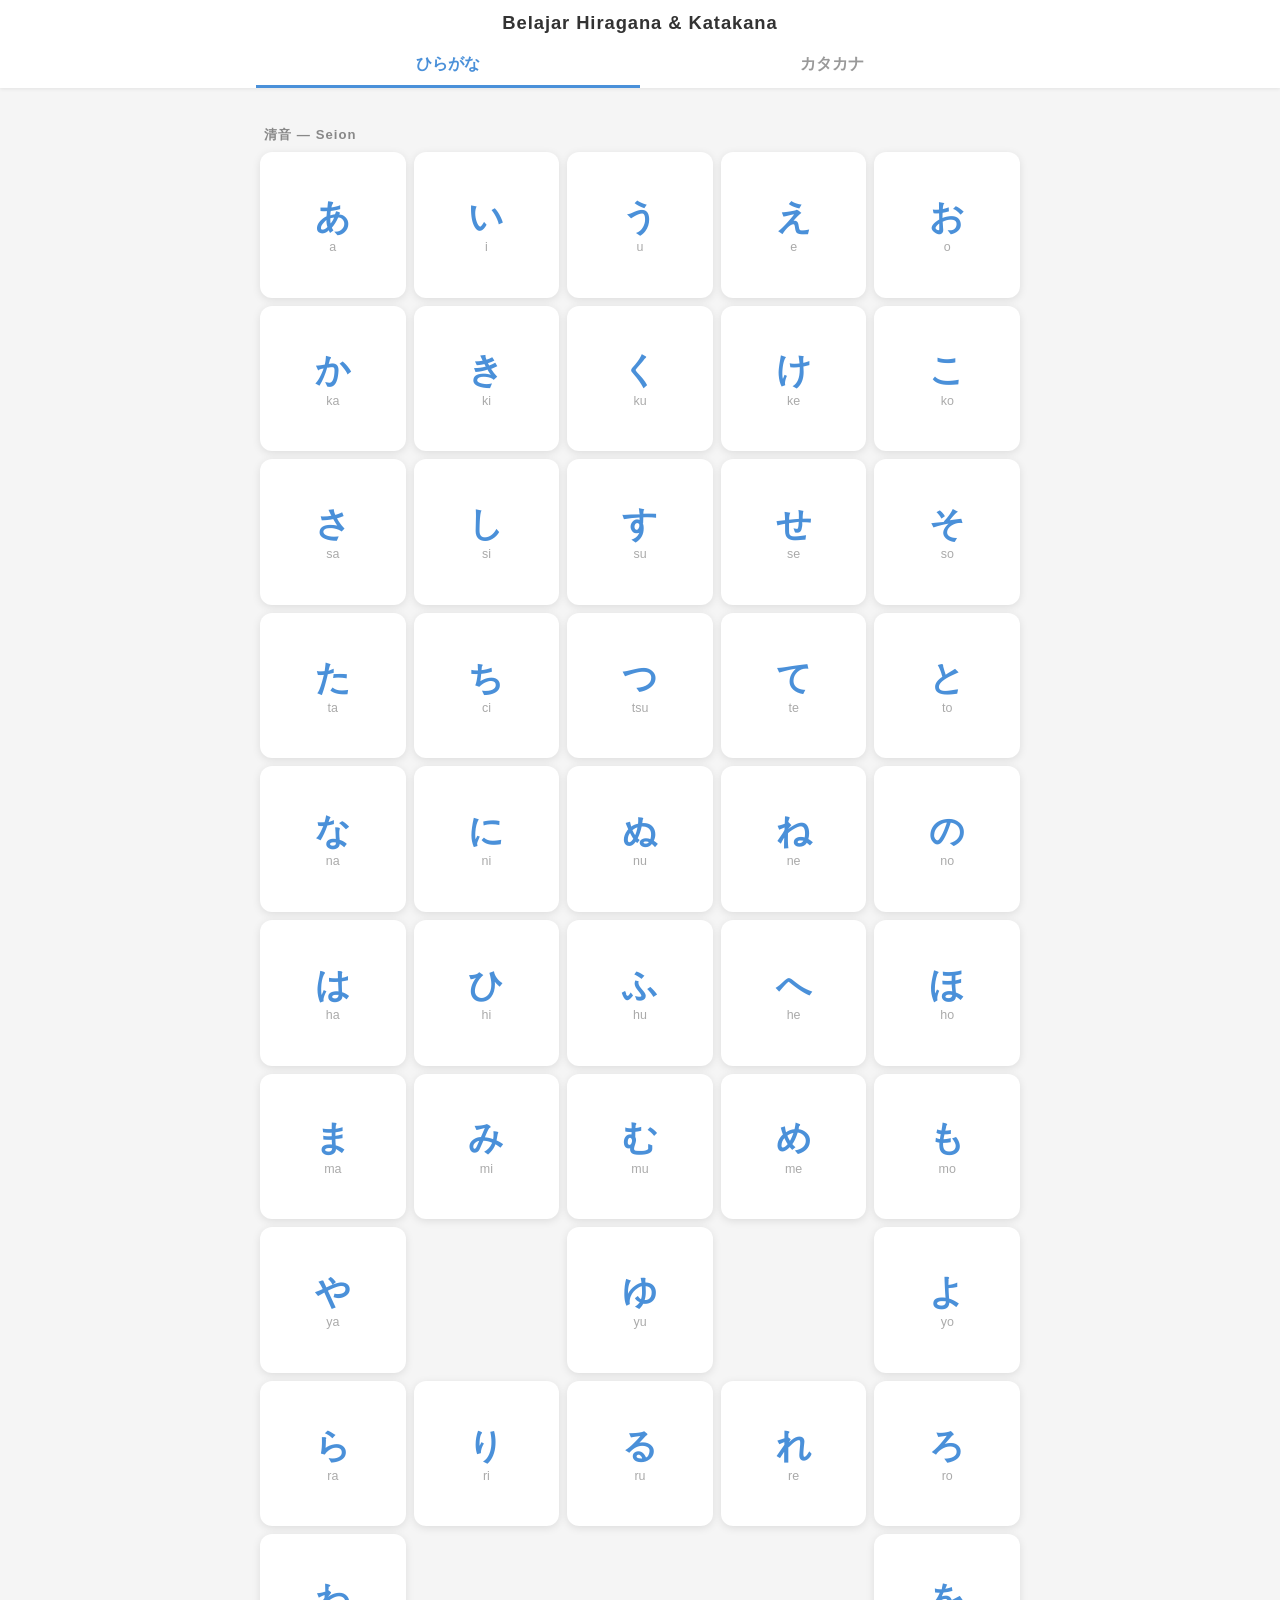
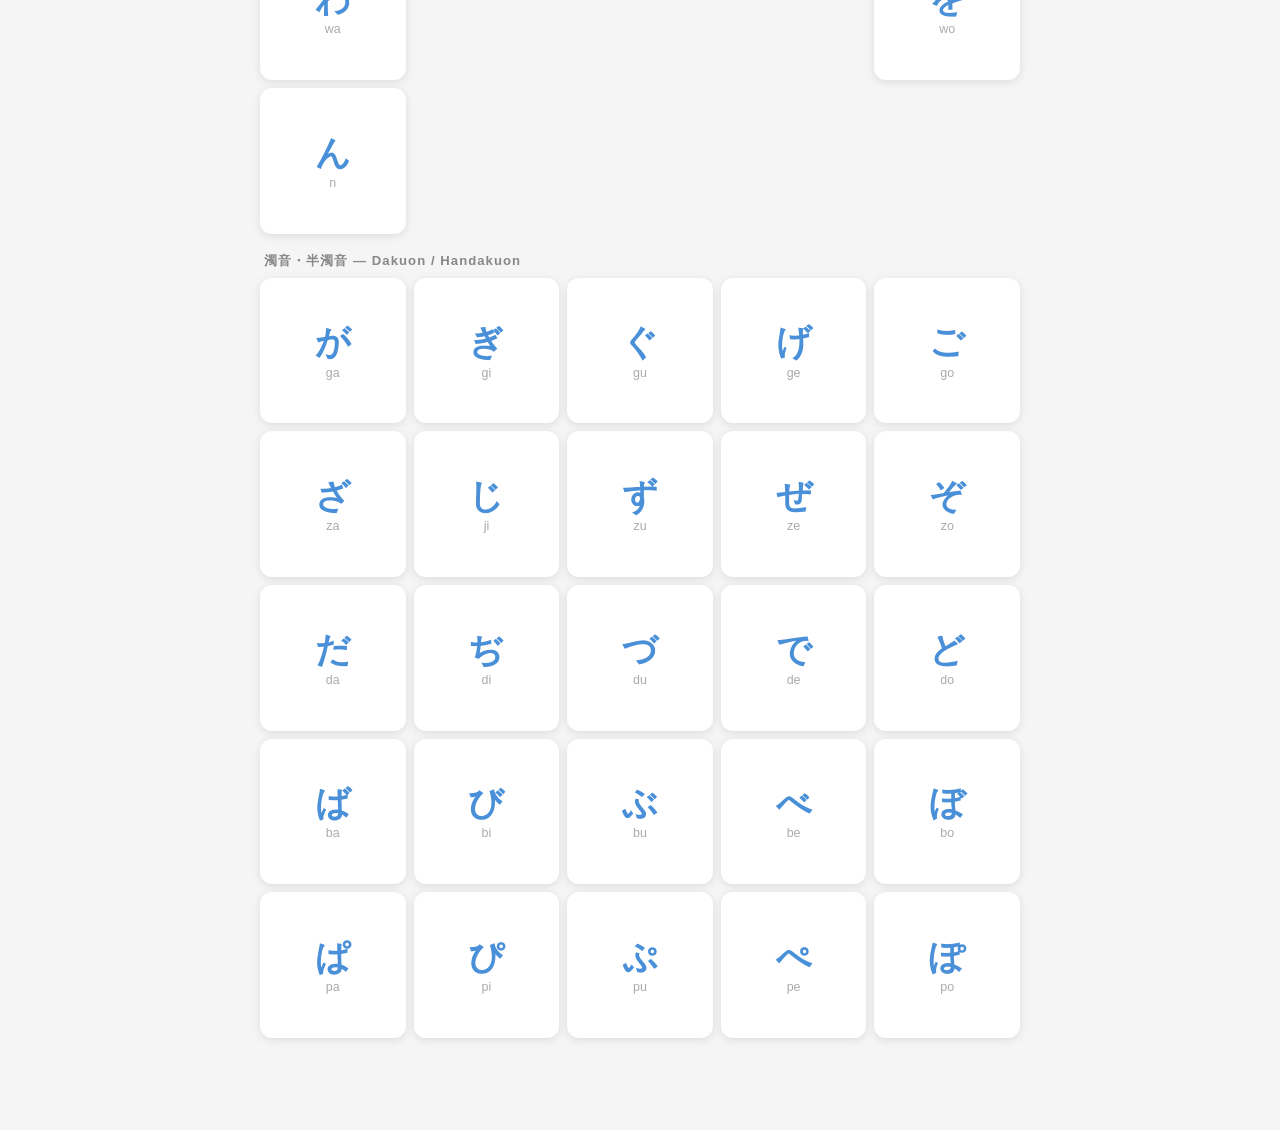
<file: hirakata.html>
<!DOCTYPE html>
<html lang="ja">
<head>
<meta charset="UTF-8">
<meta name="viewport" content="width=device-width, initial-scale=1.0">
<title>ひらがな・カタカナ学習</title>
<style>
  :root {
    --primary-hira: #4A90D9;
    --primary-hira-light: #e8f0fe;
    --primary-kata: #D94A7A;
    --primary-kata-light: #fde8ef;
    --bg: #f5f5f5;
    --card-bg: #ffffff;
    --text: #333333;
    --highlight-hira: #2563eb;
    --highlight-kata: #db2777;
    --shadow: 0 2px 8px rgba(0,0,0,0.10);
    --radius: 12px;
  }
  * { margin: 0; padding: 0; box-sizing: border-box; }
  body {
    font-family: 'Hiragino Sans','Hiragino Kaku Gothic ProN','Noto Sans JP','Yu Gothic',sans-serif;
    background: var(--bg);
    color: var(--text);
    min-height: 100vh;
    overflow-x: hidden;
  }

  /* ===== Header ===== */
  header {
    position: sticky; top: 0; z-index: 100;
    background: #fff;
    box-shadow: 0 1px 4px rgba(0,0,0,0.08);
  }
  .header-inner {
    max-width: 800px; margin: 0 auto;
    padding: 12px 16px 0; text-align: center;
  }
  .header-inner h1 { font-size: 1.15rem; margin-bottom: 10px; letter-spacing: .05em; }
  .tab-bar { display: flex; }
  .tab-btn {
    flex: 1; padding: 10px 0; border: none; background: transparent;
    font-size: 1rem; font-weight: 700; cursor: pointer;
    border-bottom: 3px solid transparent;
    transition: all .25s; color: #999; font-family: inherit;
  }
  .tab-btn.active-hira { color: var(--primary-hira); border-bottom-color: var(--primary-hira); }
  .tab-btn.active-kata { color: var(--primary-kata); border-bottom-color: var(--primary-kata); }

  /* ===== Main ===== */
  main { max-width: 800px; margin: 0 auto; padding: 16px 10px 100px; }
  .page { display: none; }
  .page.active { display: block; }

  /* ===== Grid ===== */
  .section-label {
    font-size: .82rem; font-weight: 700; color: #888;
    margin: 18px 0 8px 4px; letter-spacing: .08em;
  }
  .gojuon-grid {
    display: grid; grid-template-columns: repeat(5,1fr);
    gap: 6px; margin-bottom: 12px;
  }
  .kana-cell {
    aspect-ratio: 1;
    display: flex; flex-direction: column;
    align-items: center; justify-content: center;
    background: var(--card-bg); border-radius: var(--radius);
    box-shadow: var(--shadow); cursor: pointer;
    transition: transform .12s, box-shadow .12s;
    user-select: none; -webkit-tap-highlight-color: transparent;
    border: 2px solid transparent;
  }
  .kana-cell:active { transform: scale(.93); }
  .kana-cell.hira-cell:hover,.kana-cell.hira-cell:active {
    border-color: var(--primary-hira); box-shadow: 0 4px 16px rgba(74,144,217,.25);
  }
  .kana-cell.kata-cell:hover,.kana-cell.kata-cell:active {
    border-color: var(--primary-kata); box-shadow: 0 4px 16px rgba(217,74,122,.25);
  }
  .kana-cell .kana-char {
    font-size: clamp(1.4rem,5vw,2.2rem); font-weight: 700; line-height: 1.2;
  }
  .hira-cell .kana-char { color: var(--primary-hira); }
  .kata-cell .kana-char { color: var(--primary-kata); }
  .kana-cell .romaji {
    font-size: clamp(.55rem,1.8vw,.78rem); color: #aaa; margin-top: 2px;
  }
  .kana-cell.empty { visibility: hidden; }

  /* ===== Modal ===== */
  .modal-overlay {
    display: none; position: fixed; inset: 0;
    background: rgba(0,0,0,.45); z-index: 200;
    align-items: center; justify-content: center;
    padding: 24px; animation: fadeIn .2s;
  }
  .modal-overlay.show { display: flex; }
  @keyframes fadeIn { from{opacity:0} to{opacity:1} }
  @keyframes slideUp { from{transform:translateY(30px);opacity:0} to{transform:translateY(0);opacity:1} }

  .modal-card {
    background: #fff; border-radius: 20px;
    padding: 28px 20px 24px; max-width: 360px; width: 100%;
    text-align: center;
    box-shadow: 0 12px 40px rgba(0,0,0,.2);
    animation: slideUp .25s; position: relative;
  }
  .modal-close {
    position: absolute; top: 10px; right: 14px;
    background: none; border: none; font-size: 1.6rem;
    cursor: pointer; color: #bbb; line-height: 1; font-family: inherit;
  }

  /* メインのかな表示エリア */
  .modal-main {
    display: flex; align-items: center; justify-content: center;
    gap: 12px; margin-bottom: 4px;
  }
  .modal-kana {
    font-size: 4.2rem; font-weight: 800; line-height: 1.1;
  }
  .modal-kana.hira { color: var(--primary-hira); }
  .modal-kana.kata { color: var(--primary-kata); }

  .speak-btn {
    width: 44px; height: 44px; border-radius: 50%;
    border: none; cursor: pointer;
    display: inline-flex; align-items: center; justify-content: center;
    transition: opacity .15s, transform .12s;
    flex-shrink: 0;
  }
  .speak-btn:active { opacity: .65; transform: scale(.9); }
  .speak-btn svg { width: 22px; height: 22px; fill: #fff; }
  .speak-btn.hira { background: var(--primary-hira); }
  .speak-btn.kata { background: var(--primary-kata); }

  .modal-romaji {
    font-size: 1.2rem; color: #999; margin: 2px 0 18px;
  }

  /* 例セクション */
  .example-box {
    background: #f8f8fa; border-radius: 14px;
    padding: 10px 10px 6px; text-align: left;
  }
  .example-item {
    display: flex; align-items: center; gap: 10px;
    padding: 10px 8px; border-radius: 10px;
    margin-bottom: 4px;
    transition: background .12s;
  }
  .example-item:last-child { margin-bottom: 0; }
  .example-item:active { background: #eee; }

  .speak-btn-sm {
    width: 34px; height: 34px; border-radius: 50%;
    border: none; cursor: pointer;
    display: inline-flex; align-items: center; justify-content: center;
    flex-shrink: 0; transition: opacity .15s, transform .12s;
  }
  .speak-btn-sm:active { opacity: .65; transform: scale(.9); }
  .speak-btn-sm svg { width: 17px; height: 17px; fill: #fff; }
  .speak-btn-sm.hira { background: var(--primary-hira); }
  .speak-btn-sm.kata { background: var(--primary-kata); }

  .example-text { flex: 1; min-width: 0; }
  .example-word {
    font-size: 1.35rem; font-weight: 700; line-height: 1.35;
  }
  .example-meaning {
    font-size: .8rem; color: #888; margin-top: 1px;
  }
  mark.hira {
    background: none; color: var(--highlight-hira); font-weight: 800;
    text-decoration: underline;
    text-decoration-color: rgba(37,99,235,.3);
    text-underline-offset: 3px;
  }
  mark.kata {
    background: none; color: var(--highlight-kata); font-weight: 800;
    text-decoration: underline;
    text-decoration-color: rgba(219,39,119,.3);
    text-underline-offset: 3px;
  }

  @media(min-width:600px){
    .gojuon-grid{gap:8px}
    main{padding:20px 20px 80px}
  }
</style>
</head>
<body>

<header>
  <div class="header-inner">
    <h1>Belajar Hiragana &amp; Katakana</h1>
    <div class="tab-bar">
      <button class="tab-btn active-hira" id="tabHira" onclick="switchPage('hiragana')">ひらがな</button>
      <button class="tab-btn" id="tabKata" onclick="switchPage('katakana')">カタカナ</button>
    </div>
  </div>
</header>

<main>
  <div class="page active" id="pageHira"></div>
  <div class="page" id="pageKata"></div>
</main>

<!-- Modal -->
<div class="modal-overlay" id="modal" onclick="closeModalOutside(event)">
  <div class="modal-card">
    <button class="modal-close" onclick="closeModal()">&times;</button>
    <div class="modal-main">
      <div class="modal-kana" id="modalKana"></div>
      <button class="speak-btn" id="modalSpeak" onclick="speakCurrent()">
        <svg viewBox="0 0 24 24"><path d="M3 9v6h4l5 5V4L7 9H3zm13.5 3A4.5 4.5 0 0 0 14 8.3v7.4a4.47 4.47 0 0 0 2.5-3.7zM14 3.2v2.1a7 7 0 0 1 0 13.4v2.1A9 9 0 0 0 14 3.2z"/></svg>
      </button>
    </div>
    <div class="modal-romaji" id="modalRomaji"></div>
    <div class="example-box" id="modalExamples"></div>
  </div>
</div>

<script>
// ====================================================
// Data
// ====================================================

// ローマ字: インドネシア人向け表記
// shi→si, chi→ci, tsu→tsu, fu→hu, ji→ji, di→di, du→du, za→za, zu→zu
const kanaData = {
  seion: [
    ["あ","ア","a"],["い","イ","i"],["う","ウ","u"],["え","エ","e"],["お","オ","o"],
    ["か","カ","ka"],["き","キ","ki"],["く","ク","ku"],["け","ケ","ke"],["こ","コ","ko"],
    ["さ","サ","sa"],["し","シ","si"],["す","ス","su"],["せ","セ","se"],["そ","ソ","so"],
    ["た","タ","ta"],["ち","チ","ci"],["つ","ツ","tsu"],["て","テ","te"],["と","ト","to"],
    ["な","ナ","na"],["に","ニ","ni"],["ぬ","ヌ","nu"],["ね","ネ","ne"],["の","ノ","no"],
    ["は","ハ","ha"],["ひ","ヒ","hi"],["ふ","フ","hu"],["へ","ヘ","he"],["ほ","ホ","ho"],
    ["ま","マ","ma"],["み","ミ","mi"],["む","ム","mu"],["め","メ","me"],["も","モ","mo"],
    ["や","ヤ","ya"],null,["ゆ","ユ","yu"],null,["よ","ヨ","yo"],
    ["ら","ラ","ra"],["り","リ","ri"],["る","ル","ru"],["れ","レ","re"],["ろ","ロ","ro"],
    ["わ","ワ","wa"],null,null,null,["を","ヲ","wo"],
    ["ん","ン","n"],null,null,null,null,
  ],
  dakuon: [
    ["が","ガ","ga"],["ぎ","ギ","gi"],["ぐ","グ","gu"],["げ","ゲ","ge"],["ご","ゴ","go"],
    ["ざ","ザ","za"],["じ","ジ","ji"],["ず","ズ","zu"],["ぜ","ゼ","ze"],["ぞ","ゾ","zo"],
    ["だ","ダ","da"],["ぢ","ヂ","di"],["づ","ヅ","du"],["で","デ","de"],["ど","ド","do"],
    ["ば","バ","ba"],["び","ビ","bi"],["ぶ","ブ","bu"],["べ","ベ","be"],["ぼ","ボ","bo"],
    ["ぱ","パ","pa"],["ぴ","ピ","pi"],["ぷ","プ","pu"],["ぺ","ペ","pe"],["ぽ","ポ","po"],
  ],
};

// ひらがな例（インドネシア語訳）
const examplesHira = {
  "あ":"あめ,hujan;あさ,pagi",
  "い":"いぬ,anjing;いえ,rumah",
  "う":"うみ,laut;うた,lagu",
  "え":"えき,stasiun;えんぴつ,pensil",
  "お":"おちゃ,teh;おと,suara",
  "か":"かさ,payung;かわ,sungai",
  "き":"きもの,kimono;きって,perangko",
  "く":"くも,awan;くるま,mobil",
  "け":"けむり,asap;けしゴム,penghapus",
  "こ":"こども,anak;こえ,suara",
  "さ":"さくら,bunga sakura;さかな,ikan",
  "し":"しま,pulau;しお,garam",
  "す":"すし,sushi;すな,pasir",
  "せ":"せかい,dunia;せんせい,guru",
  "そ":"そら,langit;そば,mi soba",
  "た":"たまご,telur;たけ,bambu",
  "ち":"ちず,peta;ちから,kekuatan",
  "つ":"つき,bulan;つくえ,meja",
  "て":"てがみ,surat;てんき,cuaca",
  "と":"とり,burung;ともだち,teman",
  "な":"なつ,musim panas;なまえ,nama",
  "に":"にわ,taman;にほん,Jepang",
  "ぬ":"ぬの,kain;いぬ,anjing",
  "ね":"ねこ,kucing;ねつ,demam",
  "の":"のり,rumput laut;のはら,padang rumput",
  "は":"はな,bunga;はし,jembatan",
  "ひ":"ひかり,cahaya;ひと,orang",
  "ふ":"ふゆ,musim dingin;ふね,kapal",
  "へ":"へや,kamar;へいわ,perdamaian",
  "ほ":"ほし,bintang;ほん,buku",
  "ま":"まち,kota;まど,jendela",
  "み":"みず,air;みち,jalan",
  "む":"むし,serangga;むら,desa",
  "め":"め,mata;めがね,kacamata",
  "も":"もり,hutan;もも,persik",
  "や":"やま,gunung;やさい,sayuran",
  "ゆ":"ゆき,salju;ゆめ,mimpi",
  "よ":"よる,malam;よこ,samping",
  "ら":"らいねん,tahun depan;らくだ,unta",
  "り":"りんご,apel;りゆう,alasan",
  "る":"るす,tidak ada di rumah;るすばん,menjaga rumah",
  "れ":"れきし,sejarah;れいぞうこ,kulkas",
  "ろ":"ろうそく,lilin;ろく,enam",
  "わ":"わたし,saya;わに,buaya",
  "を":"おかしを たべる,makan kue;ほんを よむ,membaca buku",
  "ん":"みかん,jeruk mandarin;にほん,Jepang",
  "が":"がっこう,sekolah;がいこく,luar negeri",
  "ぎ":"ぎんこう,bank;おにぎり,onigiri",
  "ぐ":"ぐんて,sarung tangan kerja;ぐうぜん,kebetulan",
  "げ":"げんき,sehat / semangat;げつようび,hari Senin",
  "ご":"ごはん,nasi;ごご,sore",
  "ざ":"ざっし,majalah;ざる,saringan",
  "じ":"じかん,waktu;じてんしゃ,sepeda",
  "ず":"ちず,peta;ずつう,sakit kepala",
  "ぜ":"ぜんぶ,semua;ぜいきん,pajak",
  "ぞ":"ぞう,gajah;かぞく,keluarga",
  "だ":"だいがく,universitas;だいどころ,dapur",
  "ぢ":"はなぢ,mimisan;ちぢむ,menyusut",
  "づ":"つづく,berlanjut;みかづき,bulan sabit",
  "で":"でんわ,telepon;でぐち,pintu keluar",
  "ど":"どうぶつ,hewan;どようび,hari Sabtu",
  "ば":"ばしょ,tempat;ばら,mawar",
  "び":"びじゅつ,seni rupa;びょういん,rumah sakit",
  "ぶ":"ぶどう,anggur;ぶんか,budaya",
  "べ":"べんきょう,belajar;べんとう,bekal makan",
  "ぼ":"ぼうし,topi;ぼく,saya (laki-laki)",
  "ぱ":"ぱん,roti;てんぱい,langit terang",
  "ぴ":"ぴあの,piano;えんぴつ,pensil",
  "ぷ":"ぷーる,kolam renang;ぷれぜんと,hadiah",
  "ぺ":"ぺっと,hewan peliharaan;ぺん,pena",
  "ぽ":"ぽけっと,saku;さんぽ,jalan-jalan",
};

// カタカナ例（インドネシア語訳）
const examplesKata = {
  "ア":"アイス,es krim;アメリカ,Amerika",
  "イ":"インド,India;イタリア,Italia",
  "ウ":"ウサギ,kelinci;ウクレレ,ukulele",
  "エ":"エレベーター,lift;エプロン,celemek",
  "オ":"オレンジ,jeruk;オリンピック,Olimpiade",
  "カ":"カメラ,kamera;カレー,kari",
  "キ":"キッチン,dapur;キャンプ,kemah",
  "ク":"クラス,kelas;クリスマス,Natal",
  "ケ":"ケーキ,kue;ケチャップ,saus tomat",
  "コ":"コーヒー,kopi;コンピューター,komputer",
  "サ":"サッカー,sepak bola;サラダ,salad",
  "シ":"シャツ,kemeja;システム,sistem",
  "ス":"スポーツ,olahraga;スーパー,supermarket",
  "セ":"セーター,sweater;センター,pusat",
  "ソ":"ソファ,sofa;ソフト,lunak",
  "タ":"タクシー,taksi;タオル,handuk",
  "チ":"チーズ,keju;チョコレート,cokelat",
  "ツ":"ツアー,tur;ツナ,tuna",
  "テ":"テレビ,televisi;テスト,ujian",
  "ト":"トマト,tomat;トイレ,toilet",
  "ナ":"ナイフ,pisau;ナプキン,serbet",
  "ニ":"ニュース,berita;ニット,rajutan",
  "ヌ":"ヌードル,mi;カヌー,kano",
  "ネ":"ネクタイ,dasi;ネット,internet",
  "ノ":"ノート,buku catatan;ノック,ketukan",
  "ハ":"ハンバーガー,hamburger;ハイキング,mendaki",
  "ヒ":"ヒーター,pemanas;ヒーロー,pahlawan",
  "フ":"フルーツ,buah-buahan;フランス,Prancis",
  "ヘ":"ヘリコプター,helikopter;ヘルメット,helm",
  "ホ":"ホテル,hotel;ホットケーキ,pancake",
  "マ":"マスク,masker;マラソン,maraton",
  "ミ":"ミルク,susu;ミュージック,musik",
  "ム":"ムービー,film;ハム,ham",
  "メ":"メニュー,menu;メール,email",
  "モ":"モノレール,monorel;レモン,lemon",
  "ヤ":"ヤクルト,Yakult;タイヤ,ban",
  "ユ":"ユニフォーム,seragam;ユーモア,humor",
  "ヨ":"ヨーグルト,yogurt;ヨーロッパ,Eropa",
  "ラ":"ラーメン,ramen;ライオン,singa",
  "リ":"リモコン,remote;リュック,ransel",
  "ル":"ルール,aturan;ルーム,kamar",
  "レ":"レストラン,restoran;レモン,lemon",
  "ロ":"ロボット,robot;ロケット,roket",
  "ワ":"ワイン,anggur (minuman);ワッフル,wafel",
  "ヲ":"ミズヲノム,minum air",
  "ン":"パン,roti;ラーメン,ramen",
  "ガ":"ガラス,kaca;ガソリン,bensin",
  "ギ":"ギター,gitar;ギフト,hadiah",
  "グ":"グラス,gelas;グループ,kelompok",
  "ゲ":"ゲーム,permainan;ゲート,gerbang",
  "ゴ":"ゴルフ,golf;ゴール,gol",
  "ザ":"ザック,ransel;デザート,hidangan penutup",
  "ジ":"ジュース,jus;ジーンズ,celana jins",
  "ズ":"ズボン,celana;チーズ,keju",
  "ゼ":"ゼリー,jeli;ゼロ,nol",
  "ゾ":"ゾーン,zona;アマゾン,Amazon",
  "ダ":"ダンス,tarian;ダイヤ,berlian",
  "ヂ":"マヂック,sulap",
  "ヅ":"ミカヅキ,bulan sabit",
  "デ":"デザイン,desain;デパート,toserba",
  "ド":"ドア,pintu;ドラマ,drama",
  "バ":"バス,bus;バナナ,pisang",
  "ビ":"ビール,bir;ビデオ,video",
  "ブ":"ブログ,blog;ブーツ,sepatu bot",
  "ベ":"ベッド,tempat tidur;ベルト,sabuk",
  "ボ":"ボール,bola;ボタン,tombol",
  "パ":"パーティー,pesta;パスポート,paspor",
  "ピ":"ピアノ,piano;ピザ,pizza",
  "プ":"プール,kolam renang;プレゼント,hadiah",
  "ペ":"ペン,pena;ペット,hewan peliharaan",
  "ポ":"ポスト,pos;ポケット,saku",
};

// ====================================================
// Build pages
// ====================================================
function buildPage(type) {
  const isHira = type === 'hiragana';
  const container = isHira ? document.getElementById('pageHira') : document.getElementById('pageKata');
  const cellClass = isHira ? 'hira-cell' : 'kata-cell';
  let html = '';

  html += `<div class="section-label">清音 — Seion</div><div class="gojuon-grid">`;
  kanaData.seion.forEach(item => {
    if (!item) { html += `<div class="kana-cell empty"></div>`; return; }
    const ch = isHira ? item[0] : item[1], rm = item[2];
    html += `<div class="kana-cell ${cellClass}" onclick="openModal('${ch}','${rm}','${type}')">
      <span class="kana-char">${ch}</span><span class="romaji">${rm}</span></div>`;
  });
  html += `</div>`;

  html += `<div class="section-label">濁音・半濁音 — Dakuon / Handakuon</div><div class="gojuon-grid">`;
  kanaData.dakuon.forEach(item => {
    const ch = isHira ? item[0] : item[1], rm = item[2];
    html += `<div class="kana-cell ${cellClass}" onclick="openModal('${ch}','${rm}','${type}')">
      <span class="kana-char">${ch}</span><span class="romaji">${rm}</span></div>`;
  });
  html += `</div>`;

  container.innerHTML = html;
}
buildPage('hiragana');
buildPage('katakana');

// ====================================================
// Tab switch
// ====================================================
function switchPage(type) {
  const h = type === 'hiragana';
  document.getElementById('pageHira').classList.toggle('active', h);
  document.getElementById('pageKata').classList.toggle('active', !h);
  document.getElementById('tabHira').className = 'tab-btn' + (h ? ' active-hira' : '');
  document.getElementById('tabKata').className = 'tab-btn' + (!h ? ' active-kata' : '');
  window.scrollTo({ top: 0, behavior: 'smooth' });
}

// ====================================================
// Modal
// ====================================================
let currentKana = '', currentType = '';
const svgSpeaker = `<svg viewBox="0 0 24 24"><path d="M3 9v6h4l5 5V4L7 9H3zm13.5 3A4.5 4.5 0 0 0 14 8.3v7.4a4.47 4.47 0 0 0 2.5-3.7zM14 3.2v2.1a7 7 0 0 1 0 13.4v2.1A9 9 0 0 0 14 3.2z"/></svg>`;

function openModal(char, romaji, type) {
  currentKana = char;
  currentType = type;
  const cls = type === 'hiragana' ? 'hira' : 'kata';

  document.getElementById('modalKana').textContent = char;
  document.getElementById('modalKana').className = 'modal-kana ' + cls;
  document.getElementById('modalRomaji').textContent = romaji;
  document.getElementById('modalSpeak').className = 'speak-btn ' + cls;

  // Examples
  const exMap = type === 'hiragana' ? examplesHira : examplesKata;
  const raw = exMap[char] || '';
  const exDiv = document.getElementById('modalExamples');
  exDiv.innerHTML = '';

  if (raw) {
    raw.split(';').forEach(entry => {
      const [word, meaning] = entry.split(',');
      if (!word) return;
      const highlighted = highlightChar(word.trim(), char, cls);
      const item = document.createElement('div');
      item.className = 'example-item';
      item.innerHTML = `
        <button class="speak-btn-sm ${cls}" onclick="event.stopPropagation();speak('${word.trim()}')">${svgSpeaker}</button>
        <div class="example-text">
          <div class="example-word">${highlighted}</div>
          <div class="example-meaning">${meaning ? meaning.trim() : ''}</div>
        </div>`;
      exDiv.appendChild(item);
    });
  }

  document.getElementById('modal').classList.add('show');
  document.body.style.overflow = 'hidden';
  speak(char);
}

function highlightChar(word, char, cls) {
  let r = '';
  for (const c of word) r += c === char ? `<mark class="${cls}">${c}</mark>` : c;
  return r;
}

function closeModal() {
  document.getElementById('modal').classList.remove('show');
  document.body.style.overflow = '';
  window.speechSynthesis.cancel();
}
function closeModalOutside(e) {
  if (e.target === document.getElementById('modal')) closeModal();
}

// ====================================================
// Web Speech API
// ====================================================
function speak(text) {
  if (!('speechSynthesis' in window)) return;
  window.speechSynthesis.cancel();
  const u = new SpeechSynthesisUtterance(text);
  u.lang = 'ja-JP';
  u.rate = 0.85;
  u.pitch = 0.9;
  const v = speechSynthesis.getVoices().find(v => v.lang.startsWith('ja'));
  if (v) u.voice = v;
  speechSynthesis.speak(u);
}
function speakCurrent() { speak(currentKana); }

if ('speechSynthesis' in window) speechSynthesis.getVoices();

document.addEventListener('keydown', e => { if (e.key === 'Escape') closeModal(); });
</script>
</body>
</html>
</file>
